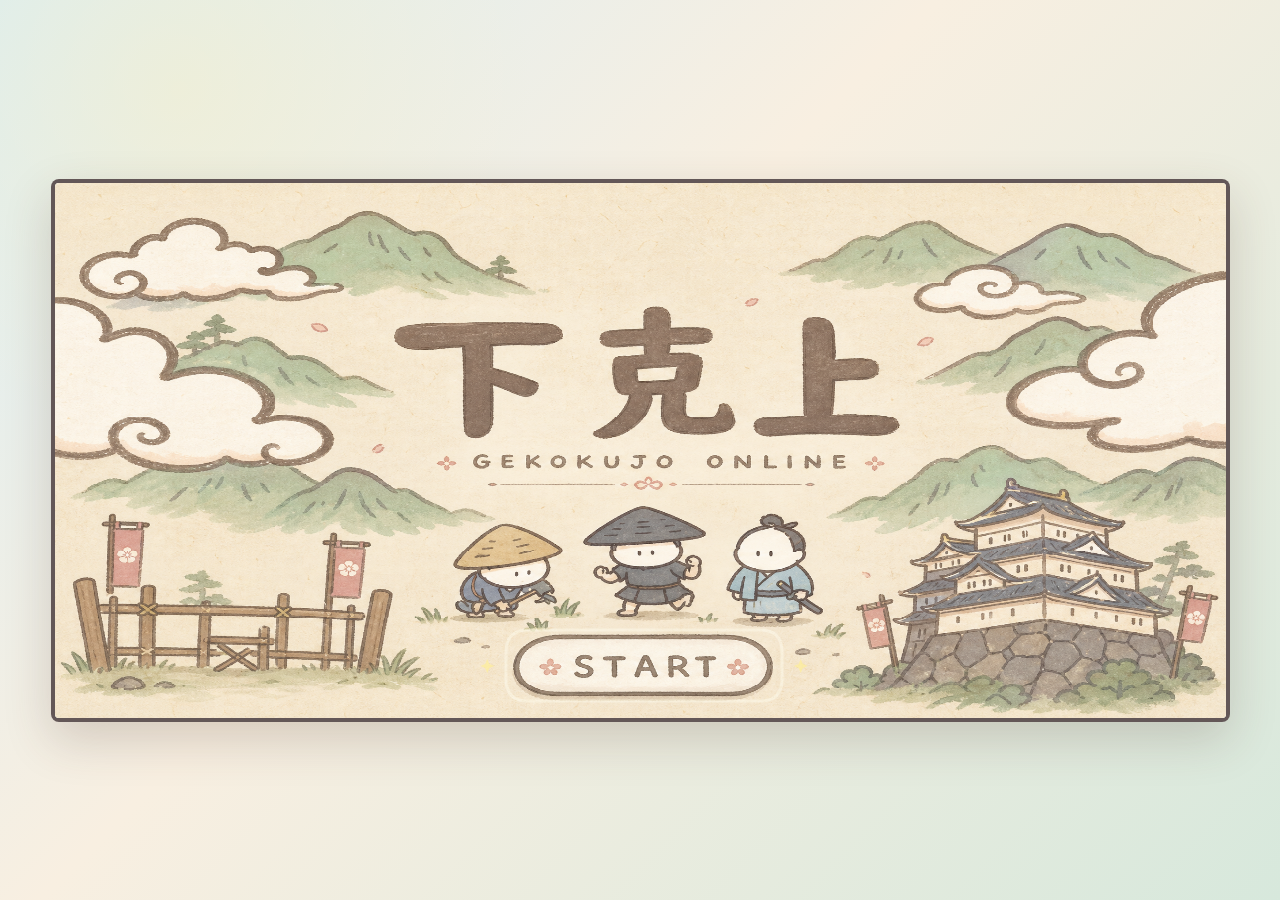
<file: index.html>
<!doctype html>
<html lang="zh-CN">
  <head>
    <meta charset="utf-8" />
    <meta name="viewport" content="width=device-width, initial-scale=1" />
    <title>下克上御前乱斗</title>
    <link rel="stylesheet" href="src/styles.css" />
  </head>
  <body>
    <main class="game-shell">
      <canvas
        id="game"
        width="1179"
        height="543"
        aria-label="下克上御前乱斗 Canvas Demo"
        tabindex="0"
      ></canvas>
    </main>
    <script src="src/embedded-assets.js?v=20260526-purple" defer></script>
    <script src="src/main.js?v=20260608-bomb" defer></script>
  </body>
</html>
</file>
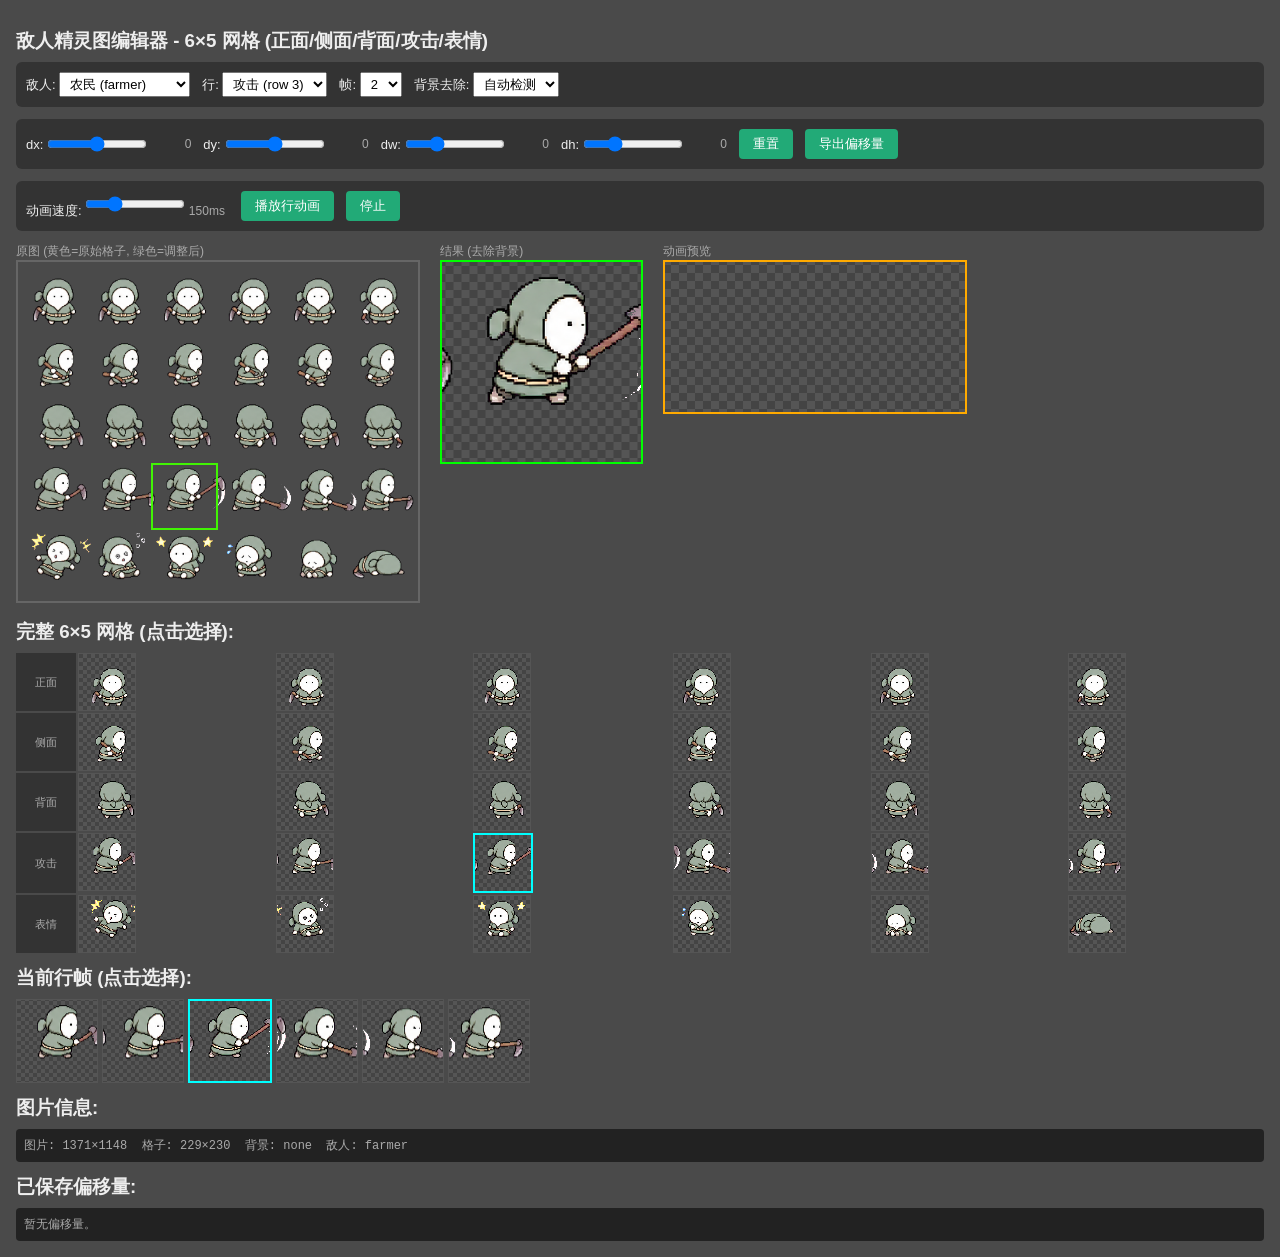
<file: test-enemy-sprite.html>
<!doctype html>
<html>
<head>
<meta charset="utf-8">
<title>敌人精灵图编辑器</title>
<style>
  * { box-sizing: border-box; margin: 0; padding: 0; }
  body { background: #4a4a4a; font-family: sans-serif; color: #eee; padding: 16px; }
  h3 { margin: 12px 0 8px; }
  .controls { display: flex; gap: 12px; align-items: center; flex-wrap: wrap; margin-bottom: 12px; padding: 10px; background: #333; border-radius: 6px; }
  .controls label { font-size: 13px; }
  .controls select, .controls input { font-size: 13px; padding: 3px 6px; }
  .slider-group { display: flex; align-items: center; gap: 4px; }
  .slider-group input[type=range] { width: 100px; }
  .slider-group .val { width: 40px; text-align: right; font-size: 12px; color: #aaa; }
  .btn { padding: 6px 14px; background: #2a7; color: #fff; border: none; border-radius: 4px; cursor: pointer; font-size: 13px; }
  .btn:hover { background: #3b8; }
  .btn.active { background: #e94; }
  .preview-area { display: flex; gap: 20px; flex-wrap: wrap; align-items: flex-start; }
  .source-view { position: relative; border: 2px solid #666; display: inline-block; overflow: hidden; }
  .cell-overlay { position: absolute; border: 2px solid rgba(255,255,0,0.8); pointer-events: none; }
  .adj-overlay { position: absolute; border: 2px solid rgba(0,255,0,0.7); pointer-events: none; }
  .result-canvas { border: 2px solid #0f0; background: repeating-conic-gradient(#555 0% 25%, #444 0% 50%) 50%/16px 16px; }
  .frame-strip { display: flex; gap: 4px; flex-wrap: wrap; margin: 8px 0; }
  .frame-strip canvas { border: 1px solid #555; cursor: pointer; background: repeating-conic-gradient(#555 0% 25%, #444 0% 50%) 50%/8px 8px; }
  .frame-strip canvas.active { border: 2px solid #0ff; }
  .grid-view { display: grid; grid-template-columns: repeat(6, auto); gap: 2px; margin: 8px 0; }
  .grid-view canvas { border: 1px solid #555; cursor: pointer; background: repeating-conic-gradient(#555 0% 25%, #444 0% 50%) 50%/8px 8px; }
  .grid-view canvas.active { border: 2px solid #0ff; }
  .grid-label { font-size: 11px; color: #aaa; text-align: center; padding: 2px; background: #333; }
  .anim-canvas { border: 2px solid #fa0; background: repeating-conic-gradient(#555 0% 25%, #444 0% 50%) 50%/16px 16px; }
  .info { font-size: 12px; color: #aaa; margin-top: 8px; padding: 8px; background: #222; border-radius: 4px; font-family: monospace; white-space: pre-wrap; }
</style>
</head>
<body>
<h3>敌人精灵图编辑器 - 6×5 网格 (正面/侧面/背面/攻击/表情)</h3>

<div class="controls">
  <label>敌人:
    <select id="enemySelect">
      <option value="farmer">农民 (farmer)</option>
      <option value="ashigaru">足轻 (ashigaru)</option>
      <option value="samurai">武士 (samurai)</option>
      <option value="ninja">忍者 (ninja)</option>
      <option value="daimyo">大名 (daimyo)</option>
      <option value="shogun">将军 (shogun)</option>
      <option value="momonga">飞鼠 (momonga)</option>
    </select>
  </label>
  <label>行:
    <select id="rowSelect">
      <option value="0">正面 (row 0)</option>
      <option value="1">侧面 (row 1)</option>
      <option value="2">背面 (row 2)</option>
      <option value="3" selected>攻击 (row 3)</option>
      <option value="4">表情 (row 4)</option>
    </select>
  </label>
  <label>帧:
    <select id="frameSelect">
      <option value="0">0</option>
      <option value="1">1</option>
      <option value="2" selected>2</option>
      <option value="3">3</option>
      <option value="4">4</option>
      <option value="5">5</option>
    </select>
  </label>
  <label>背景去除:
    <select id="bgMode">
      <option value="auto">自动检测</option>
      <option value="purple">紫色</option>
      <option value="black">黑色</option>
      <option value="white">白色</option>
      <option value="none">不去除</option>
    </select>
  </label>
</div>

<div class="controls">
  <div class="slider-group">
    <label>dx:</label>
    <input type="range" id="dx" min="-80" max="80" value="0">
    <span class="val" id="dxVal">0</span>
  </div>
  <div class="slider-group">
    <label>dy:</label>
    <input type="range" id="dy" min="-80" max="80" value="0">
    <span class="val" id="dyVal">0</span>
  </div>
  <div class="slider-group">
    <label>dw:</label>
    <input type="range" id="dw" min="-40" max="120" value="0">
    <span class="val" id="dwVal">0</span>
  </div>
  <div class="slider-group">
    <label>dh:</label>
    <input type="range" id="dh" min="-40" max="120" value="0">
    <span class="val" id="dhVal">0</span>
  </div>
  <button class="btn" id="resetBtn">重置</button>
  <button class="btn" id="exportBtn">导出偏移量</button>
</div>

<div class="controls">
  <label>动画速度:
    <input type="range" id="animSpeed" min="50" max="500" value="150" style="width:100px;">
    <span id="animSpeedVal" style="font-size:12px;color:#aaa;width:40px;display:inline-block;">150ms</span>
  </label>
  <button class="btn" id="playBtn">播放行动画</button>
  <button class="btn" id="stopBtn">停止</button>
  <span id="animInfo" style="font-size:12px;color:#aaa;"></span>
</div>

<div class="preview-area">
  <div>
    <p style="font-size:12px;color:#aaa;">原图 (黄色=原始格子, 绿色=调整后)</p>
    <div class="source-view" id="sourceView">
      <canvas id="sourceCanvas"></canvas>
      <div class="cell-overlay" id="cellOverlay"></div>
      <div class="adj-overlay" id="adjOverlay"></div>
    </div>
  </div>
  <div>
    <p style="font-size:12px;color:#aaa;">结果 (去除背景)</p>
    <canvas id="resultCanvas" class="result-canvas"></canvas>
  </div>
  <div>
    <p style="font-size:12px;color:#aaa;">动画预览</p>
    <canvas id="animCanvas" class="anim-canvas"></canvas>
  </div>
</div>

<h3>完整 6×5 网格 (点击选择):</h3>
<div id="gridContainer"></div>

<h3>当前行帧 (点击选择):</h3>
<div class="frame-strip" id="frameStrip"></div>

<h3>图片信息:</h3>
<div class="info" id="imgInfo">加载中...</div>

<h3>已保存偏移量:</h3>
<div class="info" id="offsetInfo">暂无偏移量。</div>

<script>
const ROW_LABELS = ["正面", "侧面", "背面", "攻击", "表情"];
const ROW_KEYS = ["front", "side", "back", "attack", "emote"];
const images = {};
const offsets = {};
let currentImg = null;
let animInterval = null;
let animFrame = 0;

function loadImage(name) {
  return new Promise(resolve => {
    if (images[name]) return resolve(images[name]);
    const img = new Image();
    img.onload = () => { images[name] = img; resolve(img); };
    img.onerror = () => { console.error("Failed to load", name); resolve(null); };
    img.src = `asset/enemies/${name}-sheet.png?v=${Date.now()}`;
  });
}

function detectBgType(image) {
  const c = document.createElement("canvas");
  c.width = image.width; c.height = image.height;
  const cx = c.getContext("2d");
  cx.drawImage(image, 0, 0);
  const d = cx.getImageData(0, 0, 8, 8).data;
  let rSum = 0, gSum = 0, bSum = 0, count = 0;
  for (let i = 0; i < d.length; i += 4) {
    if (d[i+3] < 128) continue;
    rSum += d[i]; gSum += d[i+1]; bSum += d[i+2]; count++;
  }
  if (count === 0) return "none";
  const r = rSum/count, g = gSum/count, b = bSum/count;
  if (b > 150 && r > 80 && r < 200 && g < 160 && b - g > 50) return "purple";
  if (r < 40 && g < 40 && b < 40) return "black";
  if (r > 200 && g > 200 && b > 200) return "white";
  return "purple";
}

function removeBg(image, sx, sy, sw, sh, mode) {
  const out = document.createElement("canvas");
  out.width = Math.ceil(sw);
  out.height = Math.ceil(sh);
  const ctx = out.getContext("2d");
  ctx.imageSmoothingEnabled = false;
  ctx.drawImage(image, sx, sy, sw, sh, 0, 0, out.width, out.height);
  if (mode === "none") return out;
  const pixels = ctx.getImageData(0, 0, out.width, out.height);
  const data = pixels.data;
  const w = out.width, h = out.height;

  if (mode === "white") {
    for (let i = 0; i < data.length; i += 4) {
      const r = data[i], g = data[i+1], b = data[i+2];
      if (r > 220 && g > 220 && b > 220) data[i+3] = 0;
    }
    ctx.putImageData(pixels, 0, 0);
    return out;
  }

  const matchFn = mode === "purple"
    ? (r,g,b) => b > 150 && r > 80 && r < 200 && g < 160 && b - g > 50
    : (r,g,b) => r < 55 && g < 55 && b < 55;

  const visited = new Uint8Array(w * h);
  const stack = [];
  for (let x = 0; x < w; x++) { stack.push(x, 0); stack.push(x, h - 1); }
  for (let y = 1; y < h - 1; y++) { stack.push(0, y); stack.push(w - 1, y); }
  while (stack.length > 0) {
    const cy = stack.pop(), cx = stack.pop();
    if (cx < 0 || cx >= w || cy < 0 || cy >= h) continue;
    const idx = cy * w + cx;
    if (visited[idx]) continue;
    const pi = idx * 4;
    if (!matchFn(data[pi], data[pi+1], data[pi+2])) continue;
    visited[idx] = 1;
    data[pi+3] = 0;
    stack.push(cx-1, cy); stack.push(cx+1, cy);
    stack.push(cx, cy-1); stack.push(cx, cy+1);
  }
  ctx.putImageData(pixels, 0, 0);
  return out;
}

function getKey(enemy, row, col) { return `${enemy}_${row}_${col}`; }

function getOffset(enemy, row, col) {
  return offsets[getKey(enemy, row, col)] || { dx: 0, dy: 0, dw: 0, dh: 0 };
}

function setOffset(enemy, row, col, o) {
  const key = getKey(enemy, row, col);
  if (o.dx === 0 && o.dy === 0 && o.dw === 0 && o.dh === 0) {
    delete offsets[key];
  } else {
    offsets[key] = { ...o };
  }
  updateOffsetDisplay();
}

function updateOffsetDisplay() {
  const keys = Object.keys(offsets).sort();
  if (keys.length === 0) {
    document.getElementById("offsetInfo").textContent = "暂无偏移量。";
    return;
  }
  let text = "ENEMY_FRAME_OFFSETS = {\n";
  for (const key of keys) {
    const o = offsets[key];
    const [enemy, row, col] = key.split("_");
    text += `  "${enemy}.${ROW_KEYS[row]}.${col}": { dx: ${o.dx}, dy: ${o.dy}, dw: ${o.dw}, dh: ${o.dh} },\n`;
  }
  text += "};";
  document.getElementById("offsetInfo").textContent = text;
}

function getState() {
  return {
    enemy: document.getElementById("enemySelect").value,
    row: parseInt(document.getElementById("rowSelect").value),
    col: parseInt(document.getElementById("frameSelect").value),
    bgMode: document.getElementById("bgMode").value,
    dx: parseInt(document.getElementById("dx").value),
    dy: parseInt(document.getElementById("dy").value),
    dw: parseInt(document.getElementById("dw").value),
    dh: parseInt(document.getElementById("dh").value),
  };
}

function getBgMode(img) {
  const mode = document.getElementById("bgMode").value;
  return mode === "auto" ? detectBgType(img) : mode;
}

function refresh() {
  const s = getState();
  document.getElementById("dxVal").textContent = s.dx;
  document.getElementById("dyVal").textContent = s.dy;
  document.getElementById("dwVal").textContent = s.dw;
  document.getElementById("dhVal").textContent = s.dh;

  loadImage(s.enemy).then(img => {
    if (!img) { document.getElementById("imgInfo").textContent = "加载图片失败。"; return; }
    currentImg = img;
    const cellW = img.width / 6;
    const cellH = img.height / 5;
    const bgMode = getBgMode(img);

    document.getElementById("imgInfo").textContent =
      `图片: ${img.width}×${img.height}  格子: ${Math.round(cellW)}×${Math.round(cellH)}  背景: ${bgMode}  敌人: ${s.enemy}`;

    const scale = Math.min(400 / img.width, 350 / img.height);
    const srcCanvas = document.getElementById("sourceCanvas");
    srcCanvas.width = Math.round(img.width * scale);
    srcCanvas.height = Math.round(img.height * scale);
    const srcCtx = srcCanvas.getContext("2d");
    srcCtx.drawImage(img, 0, 0, srcCanvas.width, srcCanvas.height);

    const overlay = document.getElementById("cellOverlay");
    overlay.style.left = (s.col * cellW * scale) + "px";
    overlay.style.top = (s.row * cellH * scale) + "px";
    overlay.style.width = (cellW * scale) + "px";
    overlay.style.height = (cellH * scale) + "px";

    const adjOverlay = document.getElementById("adjOverlay");
    adjOverlay.style.left = ((s.col * cellW + s.dx) * scale) + "px";
    adjOverlay.style.top = ((s.row * cellH + s.dy) * scale) + "px";
    adjOverlay.style.width = ((cellW + s.dw) * scale) + "px";
    adjOverlay.style.height = ((cellH + s.dh) * scale) + "px";

    const sx = s.col * cellW + s.dx;
    const sy = s.row * cellH + s.dy;
    const sw = cellW + s.dw;
    const sh = cellH + s.dh;
    const result = removeBg(img, sx, sy, sw, sh, bgMode);
    const resultCanvas = document.getElementById("resultCanvas");
    const rScale = Math.min(200 / sw, 200 / sh, 2);
    resultCanvas.width = Math.round(sw * rScale);
    resultCanvas.height = Math.round(sh * rScale);
    const rCtx = resultCanvas.getContext("2d");
    rCtx.imageSmoothingEnabled = false;
    rCtx.drawImage(result, 0, 0, resultCanvas.width, resultCanvas.height);

    const strip = document.getElementById("frameStrip");
    strip.innerHTML = "";
    for (let col = 0; col < 6; col++) {
      const o = getOffset(s.enemy, s.row, col);
      const fsx = col * cellW + o.dx;
      const fsy = s.row * cellH + o.dy;
      const fsw = cellW + o.dw;
      const fsh = cellH + o.dh;
      const frame = removeBg(img, fsx, fsy, fsw, fsh, bgMode);
      const thumbScale = 80 / Math.max(fsw, fsh);
      const thumb = document.createElement("canvas");
      thumb.width = Math.round(fsw * thumbScale);
      thumb.height = Math.round(fsh * thumbScale);
      thumb.title = `${ROW_LABELS[s.row]} 帧${col}${o.dx||o.dy||o.dw||o.dh ? " (已调整)" : ""}`;
      if (col === s.col) thumb.classList.add("active");
      const tCtx = thumb.getContext("2d");
      tCtx.imageSmoothingEnabled = false;
      tCtx.drawImage(frame, 0, 0, thumb.width, thumb.height);
      thumb.onclick = () => {
        document.getElementById("frameSelect").value = col;
        const existingOff = getOffset(s.enemy, s.row, col);
        document.getElementById("dx").value = existingOff.dx;
        document.getElementById("dy").value = existingOff.dy;
        document.getElementById("dw").value = existingOff.dw;
        document.getElementById("dh").value = existingOff.dh;
        refresh();
      };
      strip.appendChild(thumb);
    }

    const gridContainer = document.getElementById("gridContainer");
    gridContainer.innerHTML = "";
    const grid = document.createElement("div");
    grid.className = "grid-view";
    grid.style.gridTemplateColumns = "60px repeat(6, auto)";
    for (let row = 0; row < 5; row++) {
      const label = document.createElement("div");
      label.className = "grid-label";
      label.textContent = ROW_LABELS[row];
      label.style.display = "flex"; label.style.alignItems = "center"; label.style.justifyContent = "center";
      grid.appendChild(label);
      for (let col = 0; col < 6; col++) {
        const o = getOffset(s.enemy, row, col);
        const gsx = col * cellW + o.dx;
        const gsy = row * cellH + o.dy;
        const gsw = cellW + o.dw;
        const gsh = cellH + o.dh;
        const frame = removeBg(img, gsx, gsy, gsw, gsh, bgMode);
        const gridScale = 56 / Math.max(gsw, gsh);
        const cell = document.createElement("canvas");
        cell.width = Math.round(gsw * gridScale);
        cell.height = Math.round(gsh * gridScale);
        cell.title = `${ROW_LABELS[row]} 帧${col}`;
        if (row === s.row && col === s.col) cell.classList.add("active");
        const cCtx = cell.getContext("2d");
        cCtx.imageSmoothingEnabled = false;
        cCtx.drawImage(frame, 0, 0, cell.width, cell.height);
        cell.onclick = () => {
          document.getElementById("rowSelect").value = row;
          document.getElementById("frameSelect").value = col;
          const existingOff = getOffset(s.enemy, row, col);
          document.getElementById("dx").value = existingOff.dx;
          document.getElementById("dy").value = existingOff.dy;
          document.getElementById("dw").value = existingOff.dw;
          document.getElementById("dh").value = existingOff.dh;
          refresh();
        };
        grid.appendChild(cell);
      }
    }
    gridContainer.appendChild(grid);

    setOffset(s.enemy, s.row, s.col, { dx: s.dx, dy: s.dy, dw: s.dw, dh: s.dh });
  });
}

function playAnimation() {
  stopAnimation();
  const s = getState();
  animFrame = 0;
  const speed = parseInt(document.getElementById("animSpeed").value);
  document.getElementById("playBtn").classList.add("active");
  document.getElementById("animInfo").textContent = `播放 ${ROW_LABELS[s.row]}...`;
  animInterval = setInterval(() => {
    if (!currentImg) return;
    const bgMode = getBgMode(currentImg);
    const cellW = currentImg.width / 6;
    const cellH = currentImg.height / 5;
    const o = getOffset(s.enemy, s.row, animFrame);
    const sx = animFrame * cellW + o.dx;
    const sy = s.row * cellH + o.dy;
    const sw = cellW + o.dw;
    const sh = cellH + o.dh;
    const frame = removeBg(currentImg, sx, sy, sw, sh, bgMode);
    const animCanvas = document.getElementById("animCanvas");
    const aScale = Math.min(180 / sw, 180 / sh, 2);
    animCanvas.width = Math.round(sw * aScale);
    animCanvas.height = Math.round(sh * aScale);
    const aCtx = animCanvas.getContext("2d");
    aCtx.imageSmoothingEnabled = false;
    aCtx.drawImage(frame, 0, 0, animCanvas.width, animCanvas.height);
    document.getElementById("animInfo").textContent = `${ROW_LABELS[s.row]} 帧${animFrame}`;
    animFrame = (animFrame + 1) % 6;
  }, speed);
}

function stopAnimation() {
  if (animInterval) { clearInterval(animInterval); animInterval = null; }
  document.getElementById("playBtn").classList.remove("active");
  document.getElementById("animInfo").textContent = "";
}

document.getElementById("playBtn").onclick = playAnimation;
document.getElementById("stopBtn").onclick = stopAnimation;
document.getElementById("animSpeed").oninput = () => {
  document.getElementById("animSpeedVal").textContent = document.getElementById("animSpeed").value + "ms";
  if (animInterval) playAnimation();
};

document.getElementById("resetBtn").onclick = () => {
  document.getElementById("dx").value = 0;
  document.getElementById("dy").value = 0;
  document.getElementById("dw").value = 0;
  document.getElementById("dh").value = 0;
  refresh();
};

document.getElementById("exportBtn").onclick = () => {
  const text = document.getElementById("offsetInfo").textContent;
  navigator.clipboard.writeText(text).then(() => alert("已复制到剪贴板！"));
};

["enemySelect", "rowSelect", "frameSelect", "bgMode"].forEach(id => {
  document.getElementById(id).addEventListener("change", () => {
    stopAnimation();
    const s = getState();
    const existingOff = getOffset(s.enemy, s.row, s.col);
    document.getElementById("dx").value = existingOff.dx;
    document.getElementById("dy").value = existingOff.dy;
    document.getElementById("dw").value = existingOff.dw;
    document.getElementById("dh").value = existingOff.dh;
    refresh();
  });
});

["dx", "dy", "dw", "dh"].forEach(id => {
  document.getElementById(id).addEventListener("input", refresh);
});

refresh();
</script>
</body>
</html>
</file>
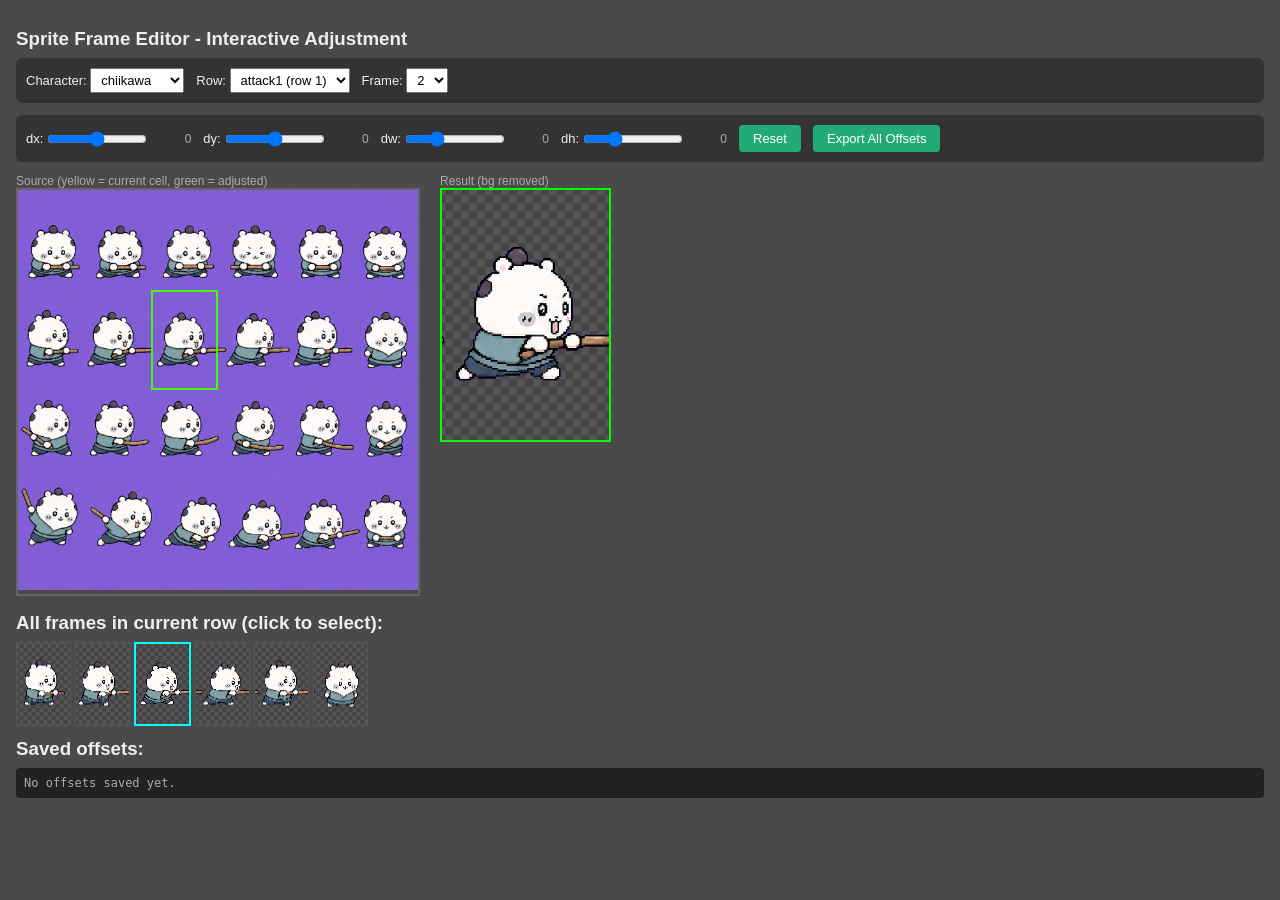
<file: test-sprite.html>
<!doctype html>
<html>
<head>
<title>Sprite Frame Editor</title>
<style>
  * { box-sizing: border-box; margin: 0; padding: 0; }
  body { background: #4a4a4a; font-family: sans-serif; color: #eee; padding: 16px; }
  h3 { margin: 12px 0 8px; }
  .controls { display: flex; gap: 12px; align-items: center; flex-wrap: wrap; margin-bottom: 12px; padding: 10px; background: #333; border-radius: 6px; }
  .controls label { font-size: 13px; }
  .controls select, .controls input { font-size: 13px; padding: 3px 6px; }
  .slider-group { display: flex; align-items: center; gap: 4px; }
  .slider-group input[type=range] { width: 100px; }
  .slider-group .val { width: 40px; text-align: right; font-size: 12px; color: #aaa; }
  .preview-area { display: flex; gap: 20px; flex-wrap: wrap; align-items: flex-start; }
  .source-view { position: relative; border: 2px solid #666; display: inline-block; overflow: hidden; }
  .source-view img { display: block; }
  .cell-overlay { position: absolute; border: 2px solid rgba(255,255,0,0.8); pointer-events: none; }
  .result-canvas { border: 2px solid #0f0; background: repeating-conic-gradient(#555 0% 25%, #444 0% 50%) 50%/16px 16px; }
  .frame-strip { display: flex; gap: 4px; flex-wrap: wrap; margin: 8px 0; }
  .frame-strip canvas { border: 1px solid #555; cursor: pointer; background: repeating-conic-gradient(#555 0% 25%, #444 0% 50%) 50%/8px 8px; }
  .frame-strip canvas.active { border: 2px solid #0ff; }
  .offset-info { font-size: 12px; color: #aaa; margin-top: 8px; padding: 8px; background: #222; border-radius: 4px; font-family: monospace; white-space: pre-wrap; }
  .export-btn { padding: 6px 14px; background: #2a7; color: #fff; border: none; border-radius: 4px; cursor: pointer; font-size: 13px; }
  .export-btn:hover { background: #3b8; }
</style>
</head>
<body>
<h3>Sprite Frame Editor - Interactive Adjustment</h3>

<div class="controls">
  <label>Character:
    <select id="charSelect">
      <option value="chiikawa">chiikawa</option>
      <option value="hachiware">hachiware</option>
      <option value="usagi">usagi</option>
    </select>
  </label>
  <label>Row:
    <select id="rowSelect">
      <option value="0">block (row 0)</option>
      <option value="1" selected>attack1 (row 1)</option>
      <option value="2">attack2 (row 2)</option>
      <option value="3">attack3 (row 3)</option>
    </select>
  </label>
  <label>Frame:
    <select id="frameSelect">
      <option value="0">0</option>
      <option value="1">1</option>
      <option value="2" selected>2</option>
      <option value="3">3</option>
      <option value="4">4</option>
      <option value="5">5</option>
    </select>
  </label>
</div>

<div class="controls">
  <div class="slider-group">
    <label>dx:</label>
    <input type="range" id="dx" min="-80" max="80" value="0">
    <span class="val" id="dxVal">0</span>
  </div>
  <div class="slider-group">
    <label>dy:</label>
    <input type="range" id="dy" min="-80" max="80" value="0">
    <span class="val" id="dyVal">0</span>
  </div>
  <div class="slider-group">
    <label>dw:</label>
    <input type="range" id="dw" min="-40" max="120" value="0">
    <span class="val" id="dwVal">0</span>
  </div>
  <div class="slider-group">
    <label>dh:</label>
    <input type="range" id="dh" min="-40" max="120" value="0">
    <span class="val" id="dhVal">0</span>
  </div>
  <button class="export-btn" id="resetBtn">Reset</button>
  <button class="export-btn" id="exportBtn">Export All Offsets</button>
</div>

<div class="preview-area">
  <div>
    <p style="font-size:12px;color:#aaa;">Source (yellow = current cell, green = adjusted)</p>
    <div class="source-view" id="sourceView">
      <canvas id="sourceCanvas"></canvas>
      <div class="cell-overlay" id="cellOverlay"></div>
      <div class="cell-overlay" id="adjOverlay" style="border-color:rgba(0,255,0,0.7);"></div>
    </div>
  </div>
  <div>
    <p style="font-size:12px;color:#aaa;">Result (bg removed)</p>
    <canvas id="resultCanvas" class="result-canvas"></canvas>
  </div>
</div>

<h3>All frames in current row (click to select):</h3>
<div class="frame-strip" id="frameStrip"></div>

<h3>Saved offsets:</h3>
<div class="offset-info" id="offsetInfo">No offsets saved yet.</div>

<script>
const images = {};
const offsets = {};
let currentImg = null;

function loadImage(name) {
  return new Promise(resolve => {
    if (images[name]) return resolve(images[name]);
    const img = new Image();
    img.onload = () => { images[name] = img; resolve(img); };
    img.src = `asset/characters/${name}-attack-defend.png?v=${Date.now()}`;
  });
}

function getKey(char, row, col) { return `${char}_${row}_${col}`; }

function getOffset(char, row, col) {
  return offsets[getKey(char, row, col)] || { dx: 0, dy: 0, dw: 0, dh: 0 };
}

function setOffset(char, row, col, o) {
  const key = getKey(char, row, col);
  if (o.dx === 0 && o.dy === 0 && o.dw === 0 && o.dh === 0) {
    delete offsets[key];
  } else {
    offsets[key] = { ...o };
  }
  updateOffsetDisplay();
}

function makeCutoutPurple(image, sx, sy, sw, sh) {
  const out = document.createElement("canvas");
  out.width = Math.ceil(sw);
  out.height = Math.ceil(sh);
  const outCtx = out.getContext("2d");
  outCtx.imageSmoothingEnabled = false;
  outCtx.drawImage(image, sx, sy, sw, sh, 0, 0, out.width, out.height);
  const pixels = outCtx.getImageData(0, 0, out.width, out.height);
  const data = pixels.data;
  const w = out.width, h = out.height;
  const visited = new Uint8Array(w * h);
  const stack = [];
  for (let x = 0; x < w; x++) { stack.push(x, 0); stack.push(x, h - 1); }
  for (let y = 1; y < h - 1; y++) { stack.push(0, y); stack.push(w - 1, y); }
  while (stack.length > 0) {
    const cy = stack.pop(), cx = stack.pop();
    if (cx < 0 || cx >= w || cy < 0 || cy >= h) continue;
    const idx = cy * w + cx;
    if (visited[idx]) continue;
    const pi = idx * 4;
    const r = data[pi], g = data[pi+1], b = data[pi+2];
    if (!(b > 150 && r > 80 && r < 200 && g < 160 && b - g > 50)) continue;
    visited[idx] = 1;
    data[pi+3] = 0;
    stack.push(cx-1, cy); stack.push(cx+1, cy);
    stack.push(cx, cy-1); stack.push(cx, cy+1);
  }
  outCtx.putImageData(pixels, 0, 0);
  return out;
}

function getState() {
  return {
    char: document.getElementById('charSelect').value,
    row: parseInt(document.getElementById('rowSelect').value),
    col: parseInt(document.getElementById('frameSelect').value),
    dx: parseInt(document.getElementById('dx').value),
    dy: parseInt(document.getElementById('dy').value),
    dw: parseInt(document.getElementById('dw').value),
    dh: parseInt(document.getElementById('dh').value),
  };
}

function refresh() {
  const s = getState();
  document.getElementById('dxVal').textContent = s.dx;
  document.getElementById('dyVal').textContent = s.dy;
  document.getElementById('dwVal').textContent = s.dw;
  document.getElementById('dhVal').textContent = s.dh;

  loadImage(s.char).then(img => {
    currentImg = img;
    const cellW = img.width / 6;
    const cellH = img.height / 4;

    // Draw source overview (scaled down)
    const scale = Math.min(400 / img.width, 400 / img.height);
    const srcCanvas = document.getElementById('sourceCanvas');
    srcCanvas.width = Math.round(img.width * scale);
    srcCanvas.height = Math.round(img.height * scale);
    const srcCtx = srcCanvas.getContext('2d');
    srcCtx.drawImage(img, 0, 0, srcCanvas.width, srcCanvas.height);

    // Cell overlay (yellow = original grid cell)
    const overlay = document.getElementById('cellOverlay');
    overlay.style.left = (s.col * cellW * scale) + 'px';
    overlay.style.top = (s.row * cellH * scale) + 'px';
    overlay.style.width = (cellW * scale) + 'px';
    overlay.style.height = (cellH * scale) + 'px';

    // Adjusted overlay (green)
    const adjOverlay = document.getElementById('adjOverlay');
    adjOverlay.style.left = ((s.col * cellW + s.dx) * scale) + 'px';
    adjOverlay.style.top = ((s.row * cellH + s.dy) * scale) + 'px';
    adjOverlay.style.width = ((cellW + s.dw) * scale) + 'px';
    adjOverlay.style.height = ((cellH + s.dh) * scale) + 'px';

    // Result with bg removal
    const sx = s.col * cellW + s.dx;
    const sy = s.row * cellH + s.dy;
    const sw = cellW + s.dw;
    const sh = cellH + s.dh;
    const result = makeCutoutPurple(img, sx, sy, sw, sh);
    const resultCanvas = document.getElementById('resultCanvas');
    const rScale = Math.min(250 / sw, 250 / sh, 1.5);
    resultCanvas.width = Math.round(sw * rScale);
    resultCanvas.height = Math.round(sh * rScale);
    const rCtx = resultCanvas.getContext('2d');
    rCtx.imageSmoothingEnabled = false;
    rCtx.drawImage(result, 0, 0, resultCanvas.width, resultCanvas.height);

    // Frame strip
    const strip = document.getElementById('frameStrip');
    strip.innerHTML = '';
    for (let col = 0; col < 6; col++) {
      const o = getOffset(s.char, s.row, col);
      const fsx = col * cellW + o.dx;
      const fsy = s.row * cellH + o.dy;
      const fsw = cellW + o.dw;
      const fsh = cellH + o.dh;
      const frame = makeCutoutPurple(img, fsx, fsy, fsw, fsh);
      const thumbScale = 80 / Math.max(fsw, fsh);
      const thumb = document.createElement('canvas');
      thumb.width = Math.round(fsw * thumbScale);
      thumb.height = Math.round(fsh * thumbScale);
      thumb.title = `frame ${col}${o.dx||o.dy||o.dw||o.dh ? ' (adjusted)' : ''}`;
      if (col === s.col) thumb.classList.add('active');
      const tCtx = thumb.getContext('2d');
      tCtx.imageSmoothingEnabled = false;
      tCtx.drawImage(frame, 0, 0, thumb.width, thumb.height);
      thumb.onclick = () => {
        document.getElementById('frameSelect').value = col;
        const existingOff = getOffset(s.char, s.row, col);
        document.getElementById('dx').value = existingOff.dx;
        document.getElementById('dy').value = existingOff.dy;
        document.getElementById('dw').value = existingOff.dw;
        document.getElementById('dh').value = existingOff.dh;
        refresh();
      };
      strip.appendChild(thumb);
    }

    setOffset(s.char, s.row, s.col, { dx: s.dx, dy: s.dy, dw: s.dw, dh: s.dh });
  });
}

function updateOffsetDisplay() {
  const keys = Object.keys(offsets).sort();
  if (keys.length === 0) {
    document.getElementById('offsetInfo').textContent = 'No offsets saved yet.';
    return;
  }
  const rowLabels = ['block', 'attack1', 'attack2', 'attack3'];
  let text = 'FRAME_OFFSETS = {\n';
  for (const key of keys) {
    const o = offsets[key];
    const [char, row, col] = key.split('_');
    text += `  "${char}.${rowLabels[row]}.${col}": { dx: ${o.dx}, dy: ${o.dy}, dw: ${o.dw}, dh: ${o.dh} },\n`;
  }
  text += '};';
  document.getElementById('offsetInfo').textContent = text;
}

document.getElementById('resetBtn').onclick = () => {
  document.getElementById('dx').value = 0;
  document.getElementById('dy').value = 0;
  document.getElementById('dw').value = 0;
  document.getElementById('dh').value = 0;
  refresh();
};

document.getElementById('exportBtn').onclick = () => {
  const text = document.getElementById('offsetInfo').textContent;
  navigator.clipboard.writeText(text).then(() => alert('Copied to clipboard!'));
};

['charSelect', 'rowSelect', 'frameSelect', 'dx', 'dy', 'dw', 'dh'].forEach(id => {
  document.getElementById(id).addEventListener('input', refresh);
});

refresh();
</script>
</body>
</html>
</file>
<file: src/styles.css>
:root {
  color-scheme: light;
  --ink: #433638;
  --paper: #f8f0e8;
  --edo-blue: #8fbdd4;
  --seal-red: #b95145;
  --gold: #e2b84e;
}

* {
  box-sizing: border-box;
}

html,
body {
  margin: 0;
  min-height: 100%;
  background:
    radial-gradient(circle at 14% 10%, rgba(255, 238, 184, 0.36), transparent 22rem),
    linear-gradient(135deg, #dceef2 0%, #f8efe1 43%, #d7e8dc 100%);
  color: var(--ink);
  font-family:
    "Hiragino Maru Gothic ProN",
    "Yu Gothic",
    "Microsoft YaHei",
    system-ui,
    sans-serif;
}

body {
  min-height: 100vh;
  display: grid;
  place-items: center;
  padding: clamp(12px, 3vw, 32px);
}

.game-shell {
  width: min(100%, 1179px);
  aspect-ratio: 1179 / 543;
  border: 4px solid rgba(67, 54, 56, 0.82);
  border-radius: 8px;
  background: var(--paper);
  box-shadow:
    0 18px 48px rgba(79, 57, 45, 0.2),
    inset 0 0 0 4px rgba(255, 255, 255, 0.45);
  overflow: hidden;
}

canvas {
  width: 100%;
  height: 100%;
  display: block;
  image-rendering: pixelated;
  image-rendering: crisp-edges;
  outline: none;
  background: #edf6f4;
  touch-action: none;
}
</file>
